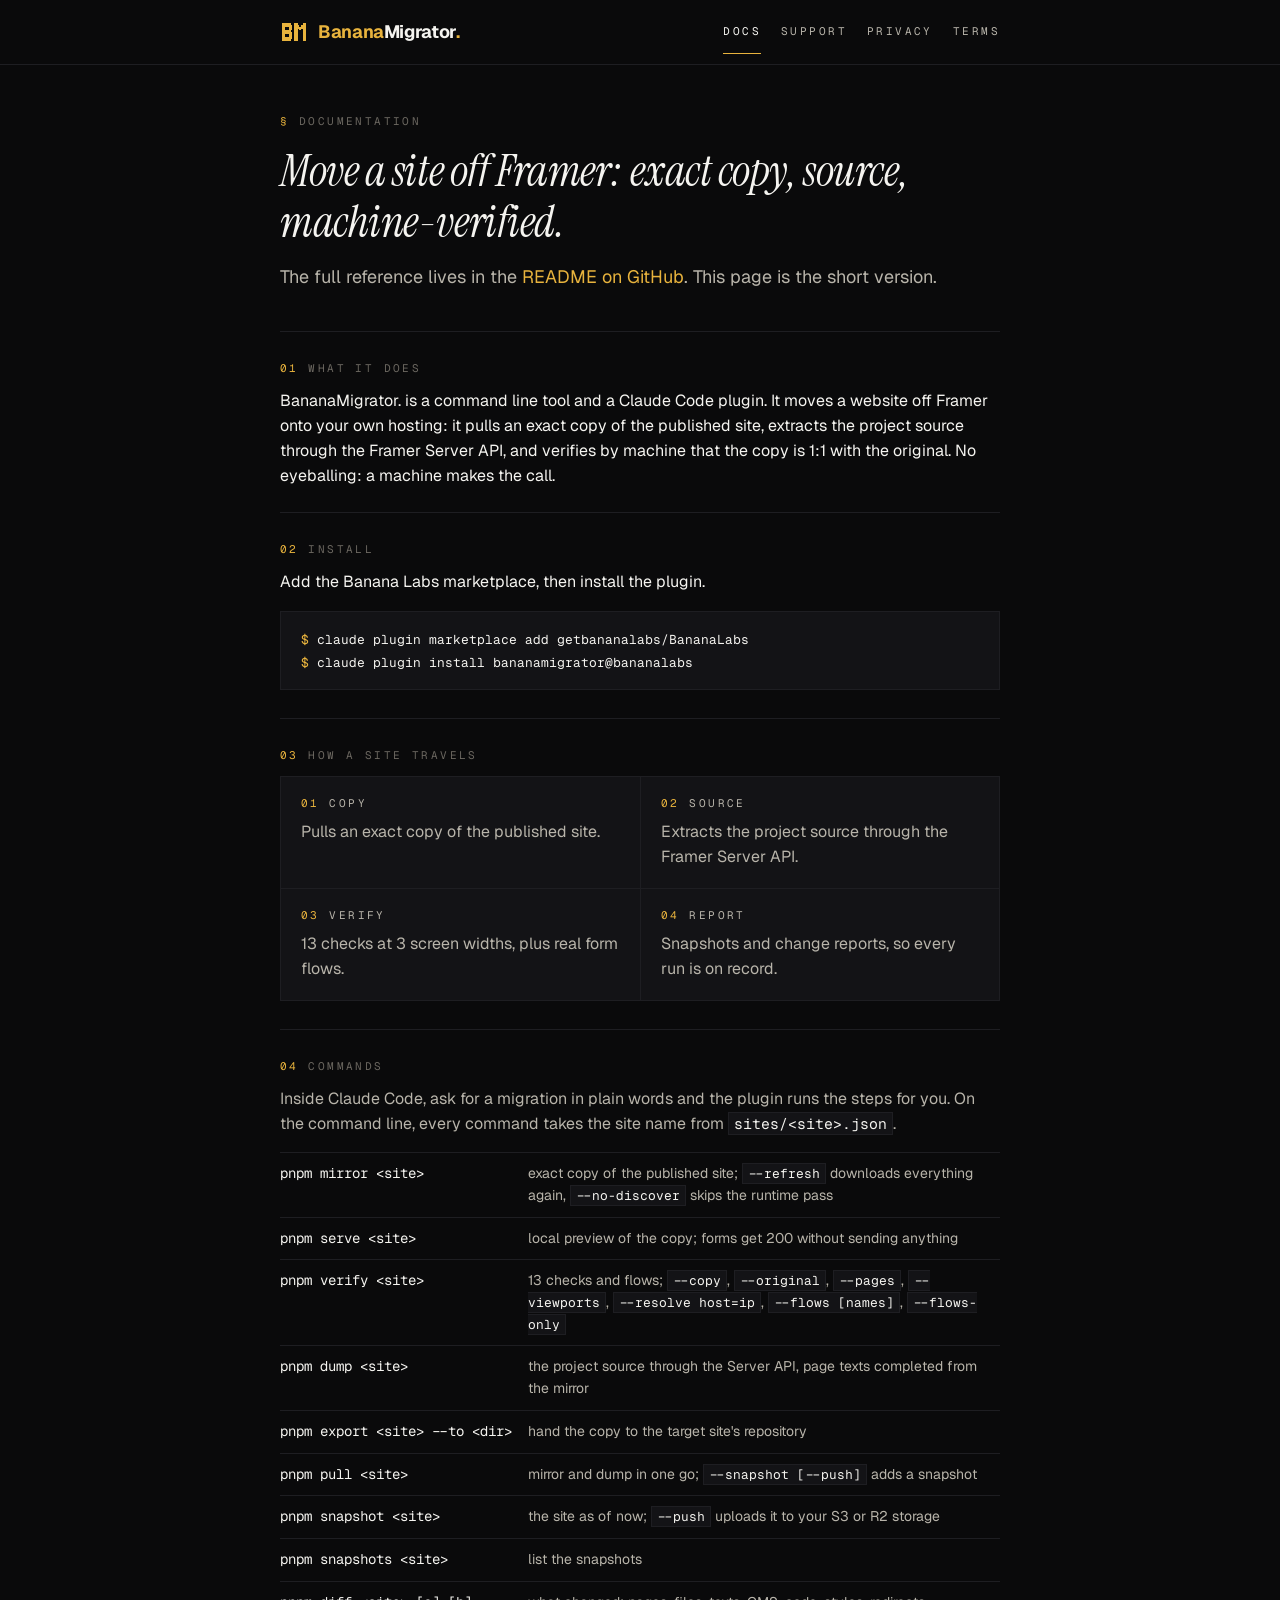
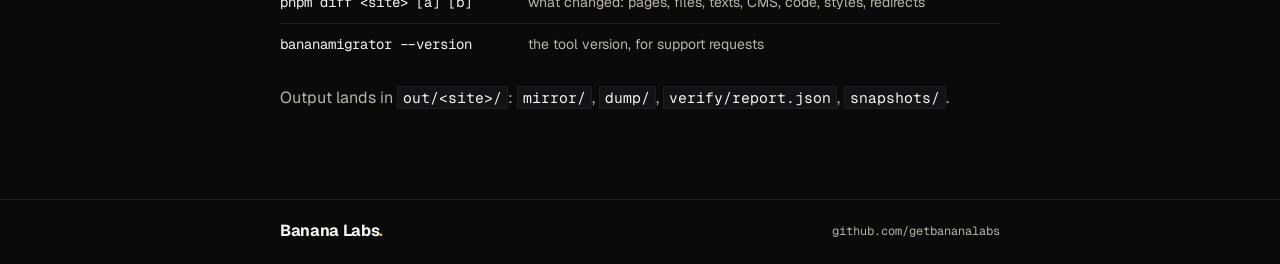
<file: site/index.html>
<!doctype html>
<html lang="en">
<head>
<meta charset="utf-8">
<meta http-equiv="refresh" content="0; url=docs/">
<title>BananaMigrator.</title>
<link rel="canonical" href="docs/">
</head>
<body><p><a href="docs/">BananaMigrator. documentation</a></p></body>
</html>
</file>
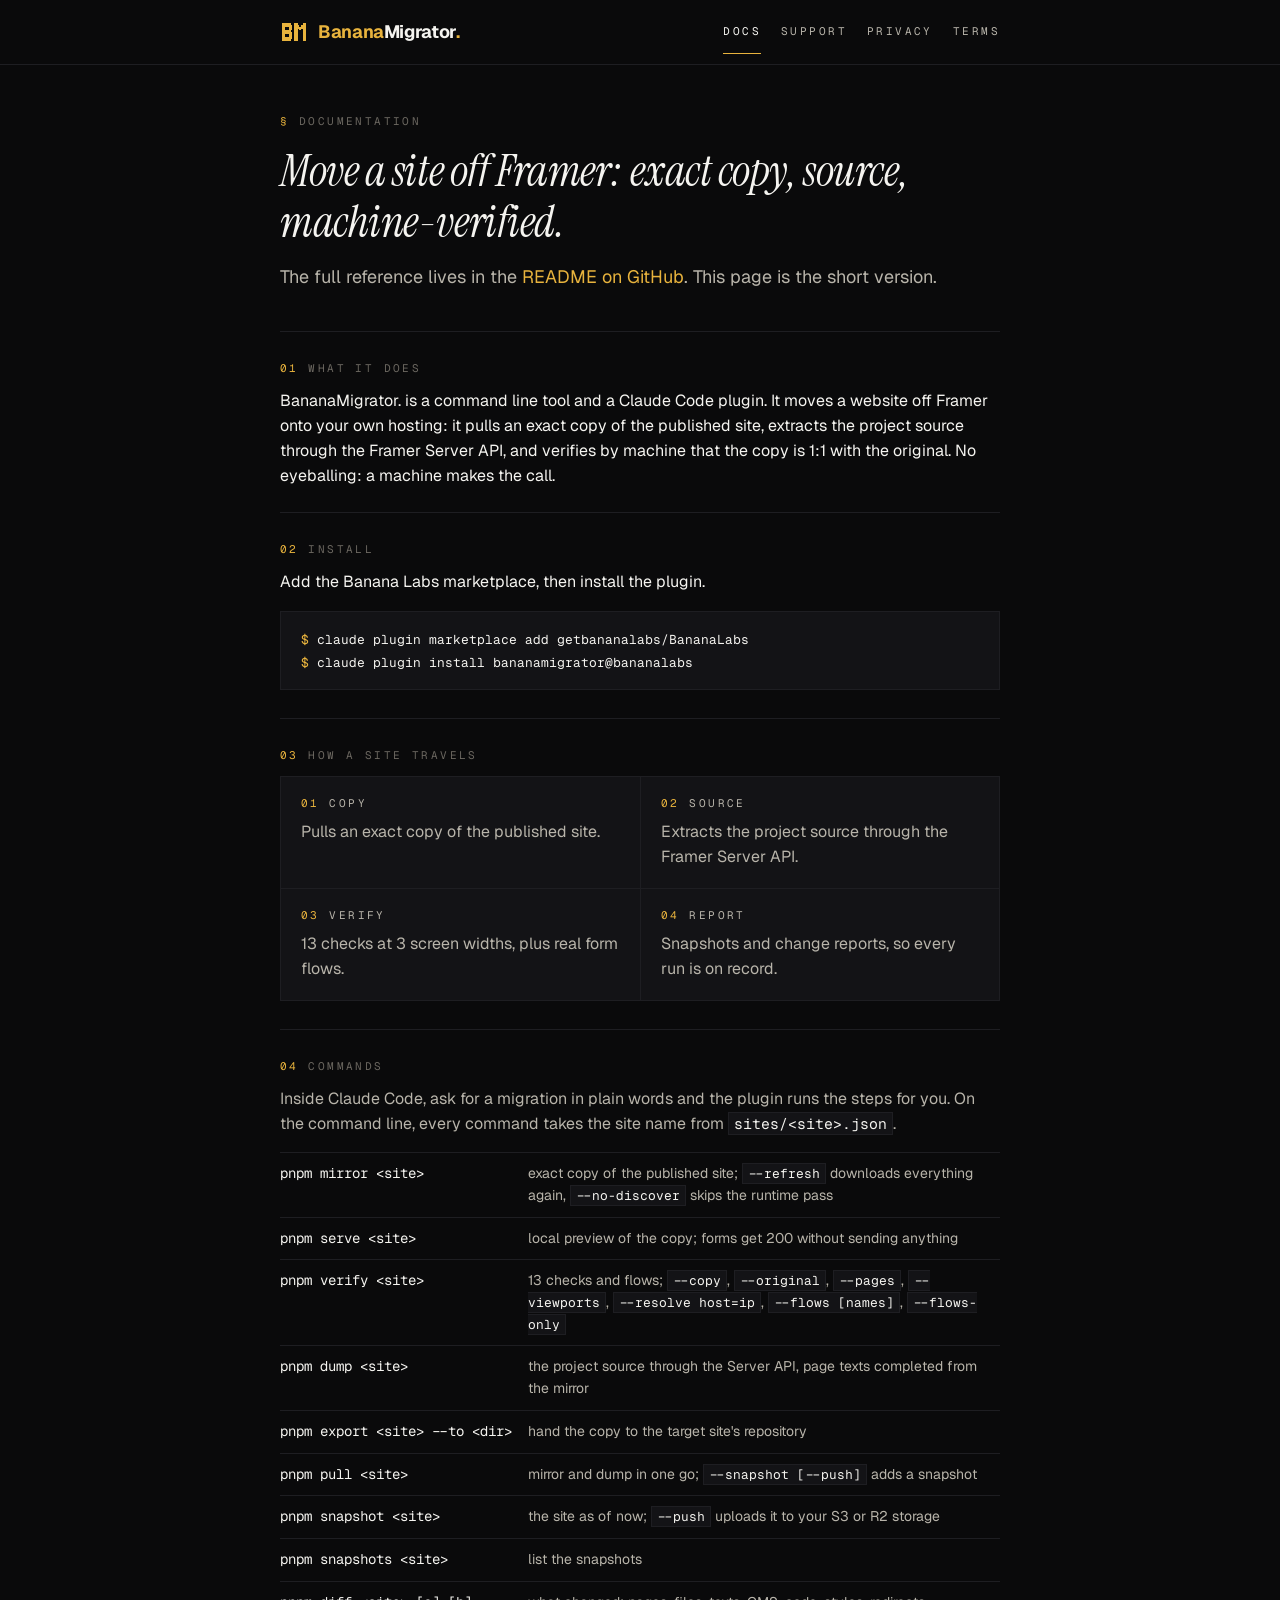
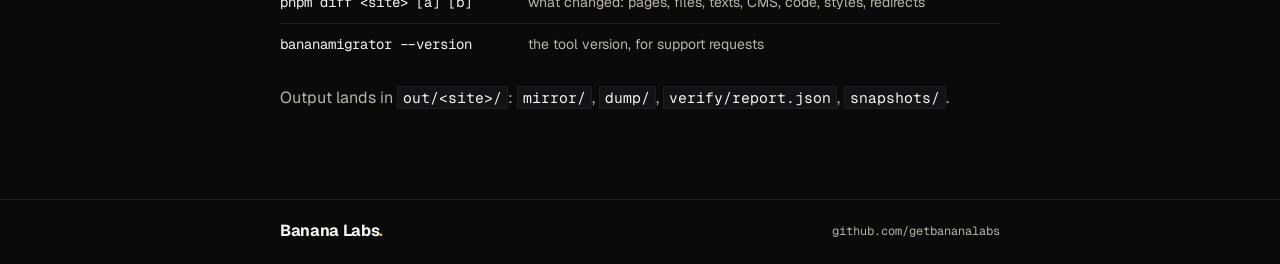
<file: site/docs/index.html>
<!doctype html>
<html lang="en">
<head>
<meta charset="utf-8">
<meta name="viewport" content="width=device-width, initial-scale=1">
<title>BananaMigrator. documentation</title>
<meta name="description" content="Move a site off Framer: exact copy, source, machine-verified. The short version of the BananaMigrator. documentation.">
<link rel="icon" type="image/svg+xml" href="../assets/logo.svg">
<link rel="preconnect" href="https://fonts.googleapis.com">
<link rel="preconnect" href="https://fonts.gstatic.com" crossorigin>
<link rel="stylesheet" href="https://fonts.googleapis.com/css2?family=Geist:wght@400;600;700&family=Geist+Mono:wght@400&family=Instrument+Serif:ital@1&display=swap">
<link rel="stylesheet" href="../assets/style.css">
</head>
<body>
<header class="site-header">
  <div class="wrap">
    <a class="brand" href="../docs/"><img src="../assets/logo.svg" alt="" width="28" height="28"><span><span class="b">Banana</span>Migrator<span class="dot">.</span></span></a>
    <nav class="nav" aria-label="Pages">
      <a href="../docs/" aria-current="page">Docs</a>
      <a href="../support/">Support</a>
      <a href="../privacy/">Privacy</a>
      <a href="../terms/">Terms</a>
    </nav>
  </div>
</header>
<main>
  <div class="wrap">

<p class="eyebrow"><b>§</b> Documentation</p>
<h1>Move a site off Framer: exact copy, source, machine-verified.</h1>
<p class="lead">The full reference lives in the <a href="https://github.com/getbananalabs/BananaLabs/tree/main/plugins/bananamigrator">README on GitHub</a>. This page is the short version.</p>

<section>
  <p class="label"><b>01</b> What it does</p>
  <p>BananaMigrator. is a command line tool and a Claude Code plugin. It moves a website off Framer onto your own hosting: it pulls an exact copy of the published site, extracts the project source through the Framer Server API, and verifies by machine that the copy is 1:1 with the original. No eyeballing: a machine makes the call.</p>
</section>

<section>
  <p class="label"><b>02</b> Install</p>
  <p>Add the Banana Labs marketplace, then install the plugin.</p>
<pre><code><span class="p">$</span> claude plugin marketplace add getbananalabs/BananaLabs
<span class="p">$</span> claude plugin install bananamigrator@bananalabs</code></pre>
</section>

<section>
  <p class="label"><b>03</b> How a site travels</p>
  <div class="grid">
    <div class="cell"><p class="label"><b>01</b> Copy</p><p>Pulls an exact copy of the published site.</p></div>
    <div class="cell"><p class="label"><b>02</b> Source</p><p>Extracts the project source through the Framer Server API.</p></div>
    <div class="cell"><p class="label"><b>03</b> Verify</p><p>13 checks at 3 screen widths, plus real form flows.</p></div>
    <div class="cell"><p class="label"><b>04</b> Report</p><p>Snapshots and change reports, so every run is on record.</p></div>
  </div>
</section>

<section>
  <p class="label"><b>04</b> Commands</p>
  <p class="secondary">Inside Claude Code, ask for a migration in plain words and the plugin runs the steps for you. On the command line, every command takes the site name from <code>sites/&lt;site&gt;.json</code>.</p>
  <table class="cmd">
    <tr><td>pnpm mirror &lt;site&gt;</td><td>exact copy of the published site; <code>--refresh</code> downloads everything again, <code>--no-discover</code> skips the runtime pass</td></tr>
    <tr><td>pnpm serve &lt;site&gt;</td><td>local preview of the copy; forms get 200 without sending anything</td></tr>
    <tr><td>pnpm verify &lt;site&gt;</td><td>13 checks and flows; <code>--copy</code>, <code>--original</code>, <code>--pages</code>, <code>--viewports</code>, <code>--resolve host=ip</code>, <code>--flows [names]</code>, <code>--flows-only</code></td></tr>
    <tr><td>pnpm dump &lt;site&gt;</td><td>the project source through the Server API, page texts completed from the mirror</td></tr>
    <tr><td>pnpm export &lt;site&gt; --to &lt;dir&gt;</td><td>hand the copy to the target site's repository</td></tr>
    <tr><td>pnpm pull &lt;site&gt;</td><td>mirror and dump in one go; <code>--snapshot [--push]</code> adds a snapshot</td></tr>
    <tr><td>pnpm snapshot &lt;site&gt;</td><td>the site as of now; <code>--push</code> uploads it to your S3 or R2 storage</td></tr>
    <tr><td>pnpm snapshots &lt;site&gt;</td><td>list the snapshots</td></tr>
    <tr><td>pnpm diff &lt;site&gt; [a] [b]</td><td>what changed: pages, files, texts, CMS, code, styles, redirects</td></tr>
    <tr><td>bananamigrator --version</td><td>the tool version, for support requests</td></tr>
  </table>
  <p class="secondary">Output lands in <code>out/&lt;site&gt;/</code>: <code>mirror/</code>, <code>dump/</code>, <code>verify/report.json</code>, <code>snapshots/</code>.</p>
</section>
  </div>
</main>
<footer class="site-footer">
  <div class="wrap">
    <span class="wordmark">Banana Labs<span class="dot">.</span></span>
    <a class="repo" href="https://github.com/getbananalabs">github.com/getbananalabs</a>
  </div>
</footer>
</body>
</html>
</file>
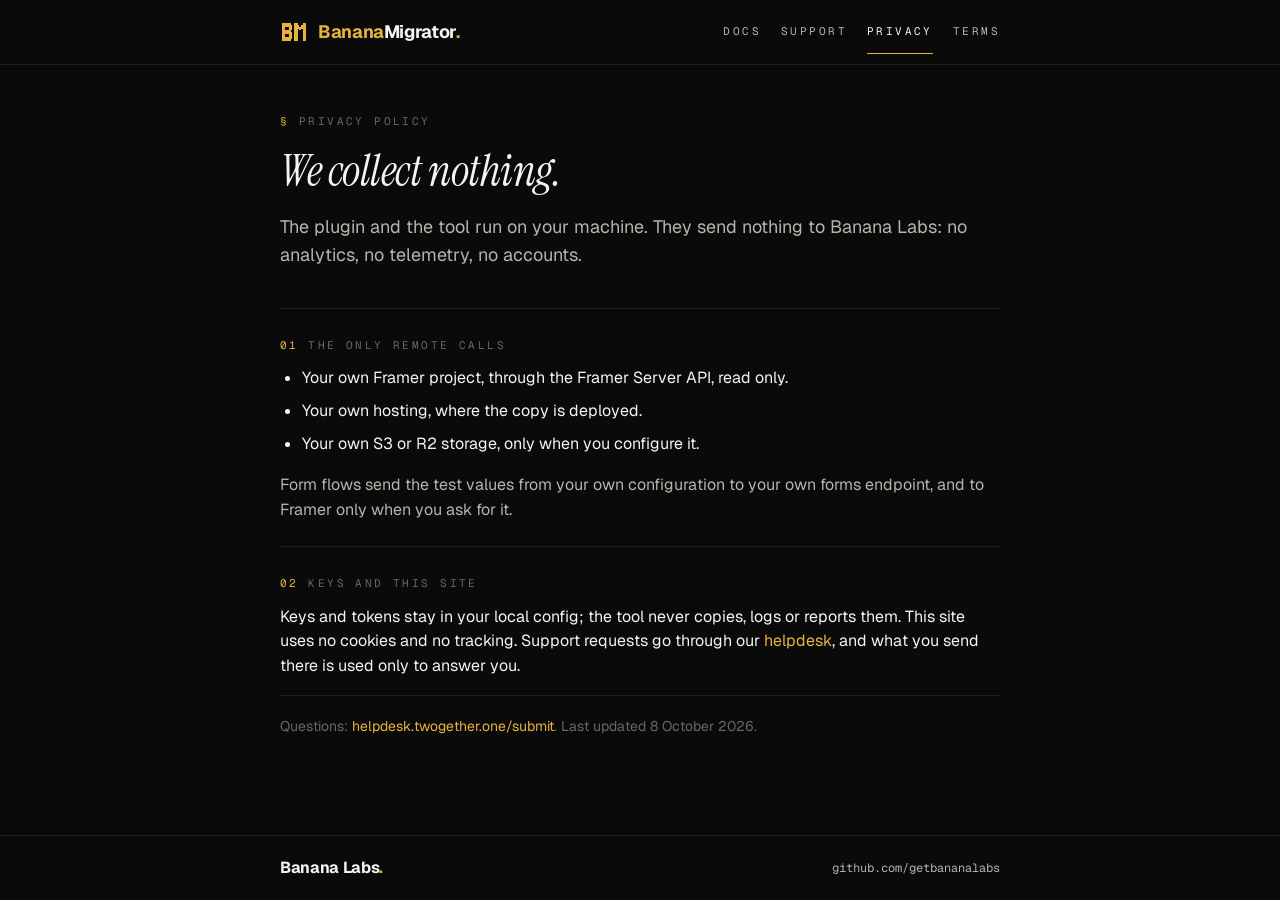
<file: site/privacy/index.html>
<!doctype html>
<html lang="en">
<head>
<meta charset="utf-8">
<meta name="viewport" content="width=device-width, initial-scale=1">
<title>BananaMigrator. privacy policy</title>
<meta name="description" content="We collect nothing. The BananaMigrator. plugin and tool run on your machine and send nothing to Banana Labs.">
<link rel="icon" type="image/svg+xml" href="../assets/logo.svg">
<link rel="preconnect" href="https://fonts.googleapis.com">
<link rel="preconnect" href="https://fonts.gstatic.com" crossorigin>
<link rel="stylesheet" href="https://fonts.googleapis.com/css2?family=Geist:wght@400;600;700&family=Geist+Mono:wght@400&family=Instrument+Serif:ital@1&display=swap">
<link rel="stylesheet" href="../assets/style.css">
</head>
<body>
<header class="site-header">
  <div class="wrap">
    <a class="brand" href="../docs/"><img src="../assets/logo.svg" alt="" width="28" height="28"><span><span class="b">Banana</span>Migrator<span class="dot">.</span></span></a>
    <nav class="nav" aria-label="Pages">
      <a href="../docs/">Docs</a>
      <a href="../support/">Support</a>
      <a href="../privacy/" aria-current="page">Privacy</a>
      <a href="../terms/">Terms</a>
    </nav>
  </div>
</header>
<main>
  <div class="wrap">

<p class="eyebrow"><b>§</b> Privacy policy</p>
<h1>We collect nothing.</h1>
<p class="lead">The plugin and the tool run on your machine. They send nothing to Banana Labs: no analytics, no telemetry, no accounts.</p>

<section>
  <p class="label"><b>01</b> The only remote calls</p>
  <ul>
    <li>Your own Framer project, through the Framer Server API, read only.</li>
    <li>Your own hosting, where the copy is deployed.</li>
    <li>Your own S3 or R2 storage, only when you configure it.</li>
  </ul>
  <p class="secondary">Form flows send the test values from your own configuration to your own forms endpoint, and to Framer only when you ask for it.</p>
</section>

<section>
  <p class="label"><b>02</b> Keys and this site</p>
  <p>Keys and tokens stay in your local config; the tool never copies, logs or reports them. This site uses no cookies and no tracking. Support requests go through our <a href="https://helpdesk.twogether.one/submit">helpdesk</a>, and what you send there is used only to answer you.</p>
  <p class="note">Questions: <a href="https://helpdesk.twogether.one/submit">helpdesk.twogether.one/submit</a>. Last updated 8 October 2026.</p>
</section>
  </div>
</main>
<footer class="site-footer">
  <div class="wrap">
    <span class="wordmark">Banana Labs<span class="dot">.</span></span>
    <a class="repo" href="https://github.com/getbananalabs">github.com/getbananalabs</a>
  </div>
</footer>
</body>
</html>
</file>
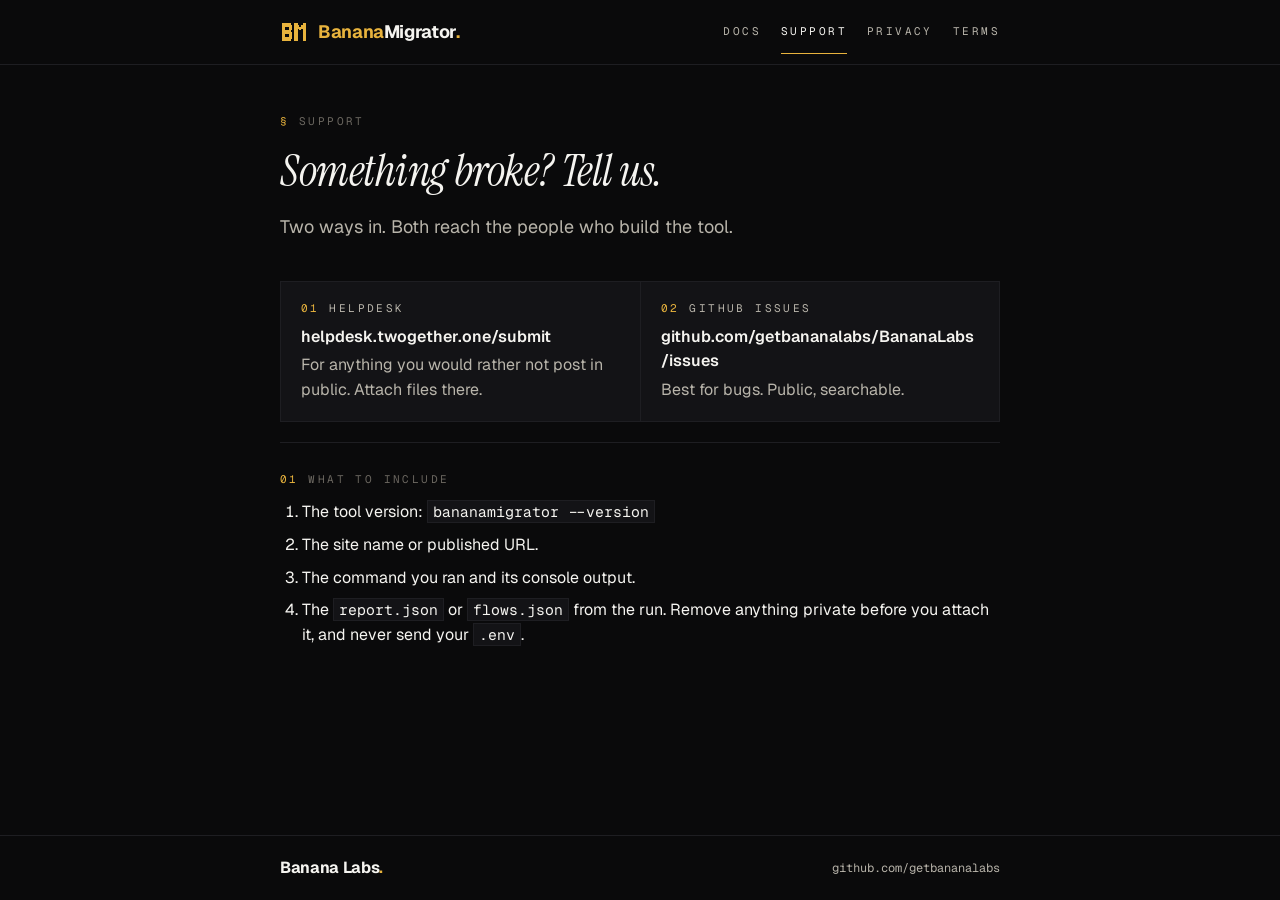
<file: site/support/index.html>
<!doctype html>
<html lang="en">
<head>
<meta charset="utf-8">
<meta name="viewport" content="width=device-width, initial-scale=1">
<title>BananaMigrator. support</title>
<meta name="description" content="Something broke? Tell us. How to reach Banana Labs about BananaMigrator.">
<link rel="icon" type="image/svg+xml" href="../assets/logo.svg">
<link rel="preconnect" href="https://fonts.googleapis.com">
<link rel="preconnect" href="https://fonts.gstatic.com" crossorigin>
<link rel="stylesheet" href="https://fonts.googleapis.com/css2?family=Geist:wght@400;600;700&family=Geist+Mono:wght@400&family=Instrument+Serif:ital@1&display=swap">
<link rel="stylesheet" href="../assets/style.css">
</head>
<body>
<header class="site-header">
  <div class="wrap">
    <a class="brand" href="../docs/"><img src="../assets/logo.svg" alt="" width="28" height="28"><span><span class="b">Banana</span>Migrator<span class="dot">.</span></span></a>
    <nav class="nav" aria-label="Pages">
      <a href="../docs/">Docs</a>
      <a href="../support/" aria-current="page">Support</a>
      <a href="../privacy/">Privacy</a>
      <a href="../terms/">Terms</a>
    </nav>
  </div>
</header>
<main>
  <div class="wrap">

<p class="eyebrow"><b>§</b> Support</p>
<h1>Something broke? Tell us.</h1>
<p class="lead">Two ways in. Both reach the people who build the tool.</p>

<div class="grid">
  <div class="cell"><p class="label"><b>01</b> Helpdesk</p><a class="block" href="https://helpdesk.twogether.one/submit">helpdesk.twogether.one/submit</a><p>For anything you would rather not post in public. Attach files there.</p></div>
  <div class="cell"><p class="label"><b>02</b> GitHub Issues</p><a class="block" href="https://github.com/getbananalabs/BananaLabs/issues">github.com/getbananalabs/BananaLabs/issues</a><p>Best for bugs. Public, searchable.</p></div>
</div>

<section>
  <p class="label"><b>01</b> What to include</p>
  <ol>
    <li>The tool version: <code>bananamigrator --version</code></li>
    <li>The site name or published URL.</li>
    <li>The command you ran and its console output.</li>
    <li>The <code>report.json</code> or <code>flows.json</code> from the run. Remove anything private before you attach it, and never send your <code>.env</code>.</li>
  </ol>
</section>
  </div>
</main>
<footer class="site-footer">
  <div class="wrap">
    <span class="wordmark">Banana Labs<span class="dot">.</span></span>
    <a class="repo" href="https://github.com/getbananalabs">github.com/getbananalabs</a>
  </div>
</footer>
</body>
</html>
</file>
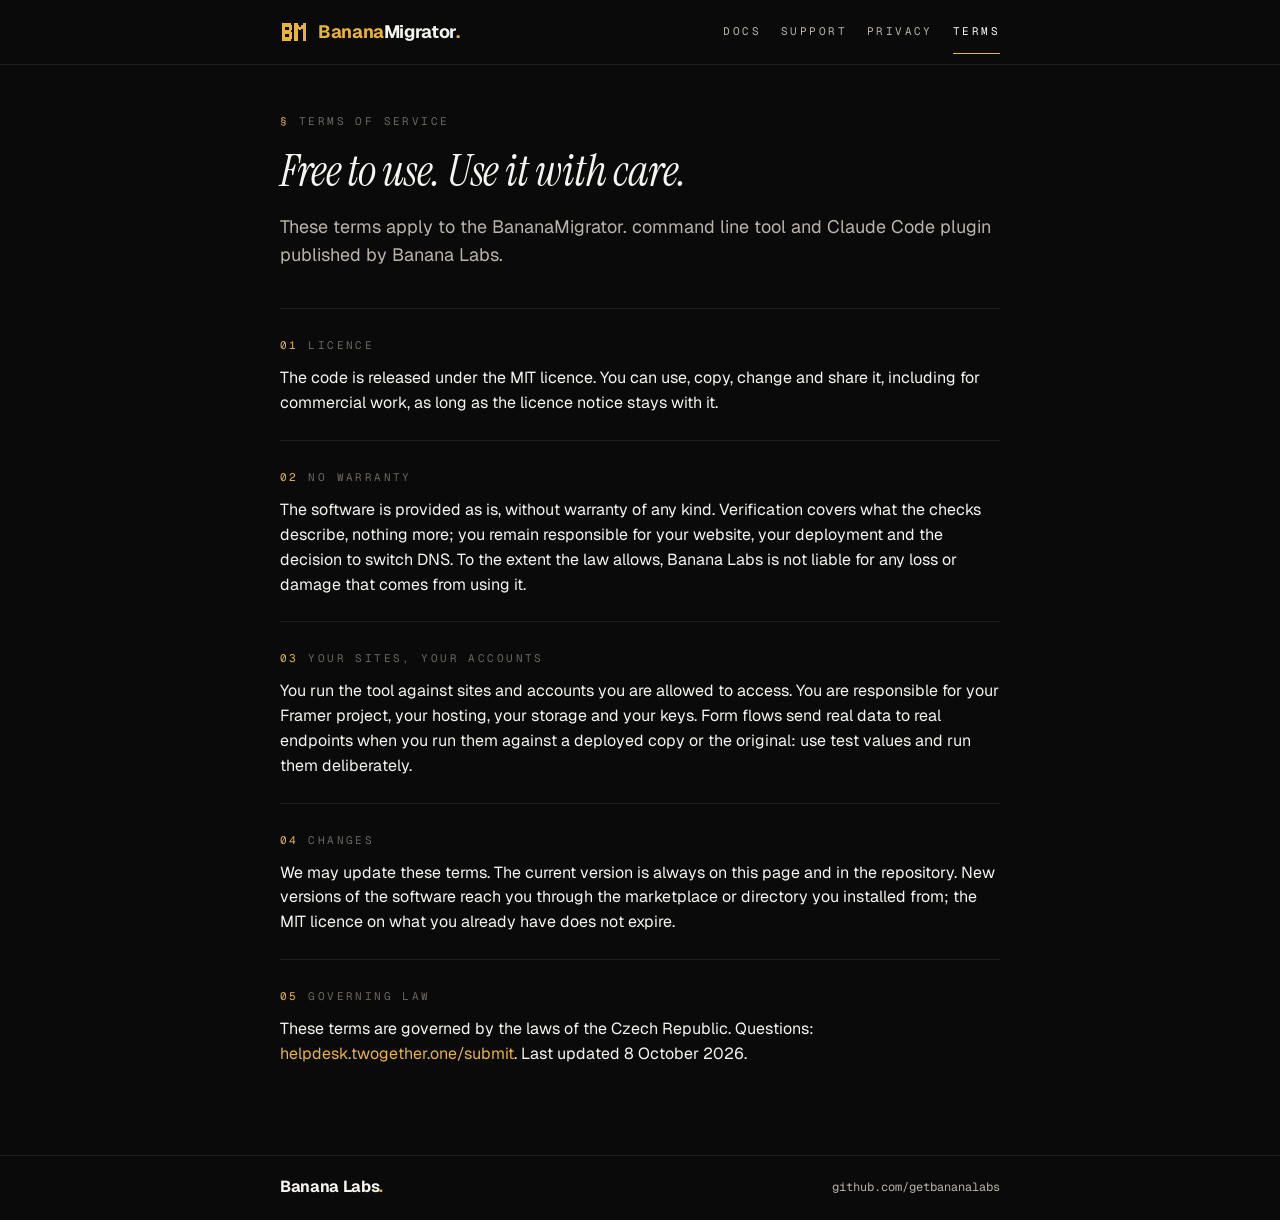
<file: site/terms/index.html>
<!doctype html>
<html lang="en">
<head>
<meta charset="utf-8">
<meta name="viewport" content="width=device-width, initial-scale=1">
<title>BananaMigrator. terms of service</title>
<meta name="description" content="Free to use. Use it with care. The terms for the BananaMigrator. tool and plugin by Banana Labs.">
<link rel="icon" type="image/svg+xml" href="../assets/logo.svg">
<link rel="preconnect" href="https://fonts.googleapis.com">
<link rel="preconnect" href="https://fonts.gstatic.com" crossorigin>
<link rel="stylesheet" href="https://fonts.googleapis.com/css2?family=Geist:wght@400;600;700&family=Geist+Mono:wght@400&family=Instrument+Serif:ital@1&display=swap">
<link rel="stylesheet" href="../assets/style.css">
</head>
<body>
<header class="site-header">
  <div class="wrap">
    <a class="brand" href="../docs/"><img src="../assets/logo.svg" alt="" width="28" height="28"><span><span class="b">Banana</span>Migrator<span class="dot">.</span></span></a>
    <nav class="nav" aria-label="Pages">
      <a href="../docs/">Docs</a>
      <a href="../support/">Support</a>
      <a href="../privacy/">Privacy</a>
      <a href="../terms/" aria-current="page">Terms</a>
    </nav>
  </div>
</header>
<main>
  <div class="wrap">

<p class="eyebrow"><b>§</b> Terms of service</p>
<h1>Free to use. Use it with care.</h1>
<p class="lead">These terms apply to the BananaMigrator. command line tool and Claude Code plugin published by Banana Labs.</p>

<section>
  <p class="label"><b>01</b> Licence</p>
  <p>The code is released under the MIT licence. You can use, copy, change and share it, including for commercial work, as long as the licence notice stays with it.</p>
</section>
<section>
  <p class="label"><b>02</b> No warranty</p>
  <p>The software is provided as is, without warranty of any kind. Verification covers what the checks describe, nothing more; you remain responsible for your website, your deployment and the decision to switch DNS. To the extent the law allows, Banana Labs is not liable for any loss or damage that comes from using it.</p>
</section>
<section>
  <p class="label"><b>03</b> Your sites, your accounts</p>
  <p>You run the tool against sites and accounts you are allowed to access. You are responsible for your Framer project, your hosting, your storage and your keys. Form flows send real data to real endpoints when you run them against a deployed copy or the original: use test values and run them deliberately.</p>
</section>
<section>
  <p class="label"><b>04</b> Changes</p>
  <p>We may update these terms. The current version is always on this page and in the repository. New versions of the software reach you through the marketplace or directory you installed from; the MIT licence on what you already have does not expire.</p>
</section>
<section>
  <p class="label"><b>05</b> Governing law</p>
  <p>These terms are governed by the laws of the Czech Republic. Questions: <a href="https://helpdesk.twogether.one/submit">helpdesk.twogether.one/submit</a>. Last updated 8 October 2026.</p>
</section>
  </div>
</main>
<footer class="site-footer">
  <div class="wrap">
    <span class="wordmark">Banana Labs<span class="dot">.</span></span>
    <a class="repo" href="https://github.com/getbananalabs">github.com/getbananalabs</a>
  </div>
</footer>
</body>
</html>
</file>
<file: site/assets/style.css>
/* Banana Labs. pages. Tokens from the design handoff; square corners, borders, no shadows. */
:root {
  --bg: #0A0A0B;
  --surface: #131316;
  --rule: #1E1E22;
  --text: #F5F4F0;
  --text-2: #B8B4AA;
  --muted: #6B6760;
  --banana: #E8B33D;
  --banana-hover: #F0C24B;
  --sans: "Geist", -apple-system, BlinkMacSystemFont, "Helvetica Neue", sans-serif;
  --mono: "Geist Mono", ui-monospace, SFMono-Regular, Menlo, monospace;
  --serif: "Instrument Serif", Georgia, serif;
}
* { box-sizing: border-box; }
html { background: var(--bg); color: var(--text); font-family: var(--sans); font-size: 16px; line-height: 1.55; -webkit-text-size-adjust: 100%; }
body { margin: 0; min-height: 100vh; display: flex; flex-direction: column; }
a { color: var(--banana); text-decoration: none; }
a:hover { color: var(--banana-hover); }
.wrap { width: 100%; max-width: 760px; margin: 0 auto; padding: 0 20px; }

/* Header */
.site-header { border-bottom: 1px solid var(--rule); }
.site-header .wrap { display: flex; flex-wrap: wrap; align-items: center; gap: 12px 24px; min-height: 64px; padding-top: 10px; padding-bottom: 10px; }
.brand { display: inline-flex; align-items: center; gap: 10px; color: var(--text); font-weight: 700; font-size: 18px; letter-spacing: -0.02em; min-height: 44px; }
.brand img { width: 28px; height: 28px; display: block; }
.brand .b, .brand .dot { color: var(--banana); }
.brand:hover .b, .brand:hover .dot { color: var(--banana-hover); }
.nav { display: flex; flex-wrap: wrap; gap: 4px 20px; margin-left: auto; }
.nav a { font-family: var(--mono); font-size: 11px; text-transform: uppercase; letter-spacing: 0.22em; color: var(--text-2); display: inline-flex; align-items: center; min-height: 44px; border-bottom: 1px solid transparent; }
.nav a:hover { color: var(--text); }
.nav a[aria-current="page"] { color: var(--text); border-bottom-color: var(--banana); }

/* Content */
main { flex: 1; }
main .wrap { padding-top: 48px; padding-bottom: 64px; }
.eyebrow { font-family: var(--mono); font-size: 11px; text-transform: uppercase; letter-spacing: 0.22em; color: var(--muted); margin: 0 0 16px; }
.eyebrow b, .label b { color: var(--banana); font-weight: 400; }
h1 { font-family: var(--serif); font-style: italic; font-weight: 400; font-size: 36px; line-height: 1.15; letter-spacing: -0.01em; margin: 0 0 16px; }
.lead { font-size: 18px; color: var(--text-2); margin: 0 0 40px; }
section { border-top: 1px solid var(--rule); padding: 28px 0 8px; }
.label { font-family: var(--mono); font-size: 11px; text-transform: uppercase; letter-spacing: 0.22em; color: var(--muted); margin: 0 0 12px; }
section p { margin: 0 0 16px; color: var(--text); }
section p.secondary { color: var(--text-2); }
ol, ul { margin: 0 0 16px; padding-left: 22px; }
li { margin: 0 0 8px; }
code { font-family: var(--mono); font-size: 0.92em; color: var(--text); background: var(--surface); padding: 1px 5px; border: 1px solid var(--rule); }
pre { font-family: var(--mono); font-size: 14px; line-height: 1.6; background: var(--surface); border: 1px solid var(--rule); padding: 16px 20px; margin: 0 0 20px; overflow-x: auto; color: var(--text); }
pre code { background: none; border: 0; padding: 0; }
pre .p { color: var(--banana); }
.grid { display: grid; grid-template-columns: 1fr; gap: 0; border: 1px solid var(--rule); margin: 0 0 20px; }
.cell { padding: 18px 20px; border-top: 1px solid var(--rule); background: var(--surface); }
.cell:first-child { border-top: 0; }
.cell .label { margin-bottom: 8px; }
.cell p { margin: 0; color: var(--text-2); }
.cell p strong { color: var(--text); font-weight: 600; }
.cell a.block { display: block; color: var(--text); font-weight: 600; margin-bottom: 4px; overflow-wrap: anywhere; }
.cell p, .note, .lead, section p { overflow-wrap: anywhere; }
.cell a.block:hover { color: var(--banana-hover); }
.note { border-top: 1px solid var(--rule); padding-top: 20px; color: var(--muted); font-size: 14px; }
.cmd { width: 100%; border-collapse: collapse; margin: 0 0 20px; font-size: 14px; }
.cmd td { border-top: 1px solid var(--rule); padding: 10px 0; vertical-align: top; color: var(--text-2); }
.cmd td:first-child { font-family: var(--mono); color: var(--text); padding-right: 16px; white-space: nowrap; }
@media (min-width: 640px) {
  h1 { font-size: 44px; }
  .grid { grid-template-columns: 1fr 1fr; }
  .cell { border-top: 0; }
  .cell:nth-child(n+3) { border-top: 1px solid var(--rule); }
  .cell:nth-child(2n) { border-left: 1px solid var(--rule); }
}
@media (max-width: 639px) { .cmd td:first-child { white-space: normal; } }

/* Footer */
.site-footer { border-top: 1px solid var(--rule); }
.site-footer .wrap { display: flex; flex-wrap: wrap; justify-content: space-between; align-items: center; gap: 8px 24px; min-height: 64px; padding-top: 12px; padding-bottom: 12px; }
.site-footer .wordmark { color: var(--text); font-weight: 700; letter-spacing: -0.02em; }
.site-footer .wordmark .dot { color: var(--banana); }
.site-footer a.repo { font-family: var(--mono); font-size: 12px; color: var(--text-2); }
.site-footer a.repo:hover { color: var(--text); }
</file>
